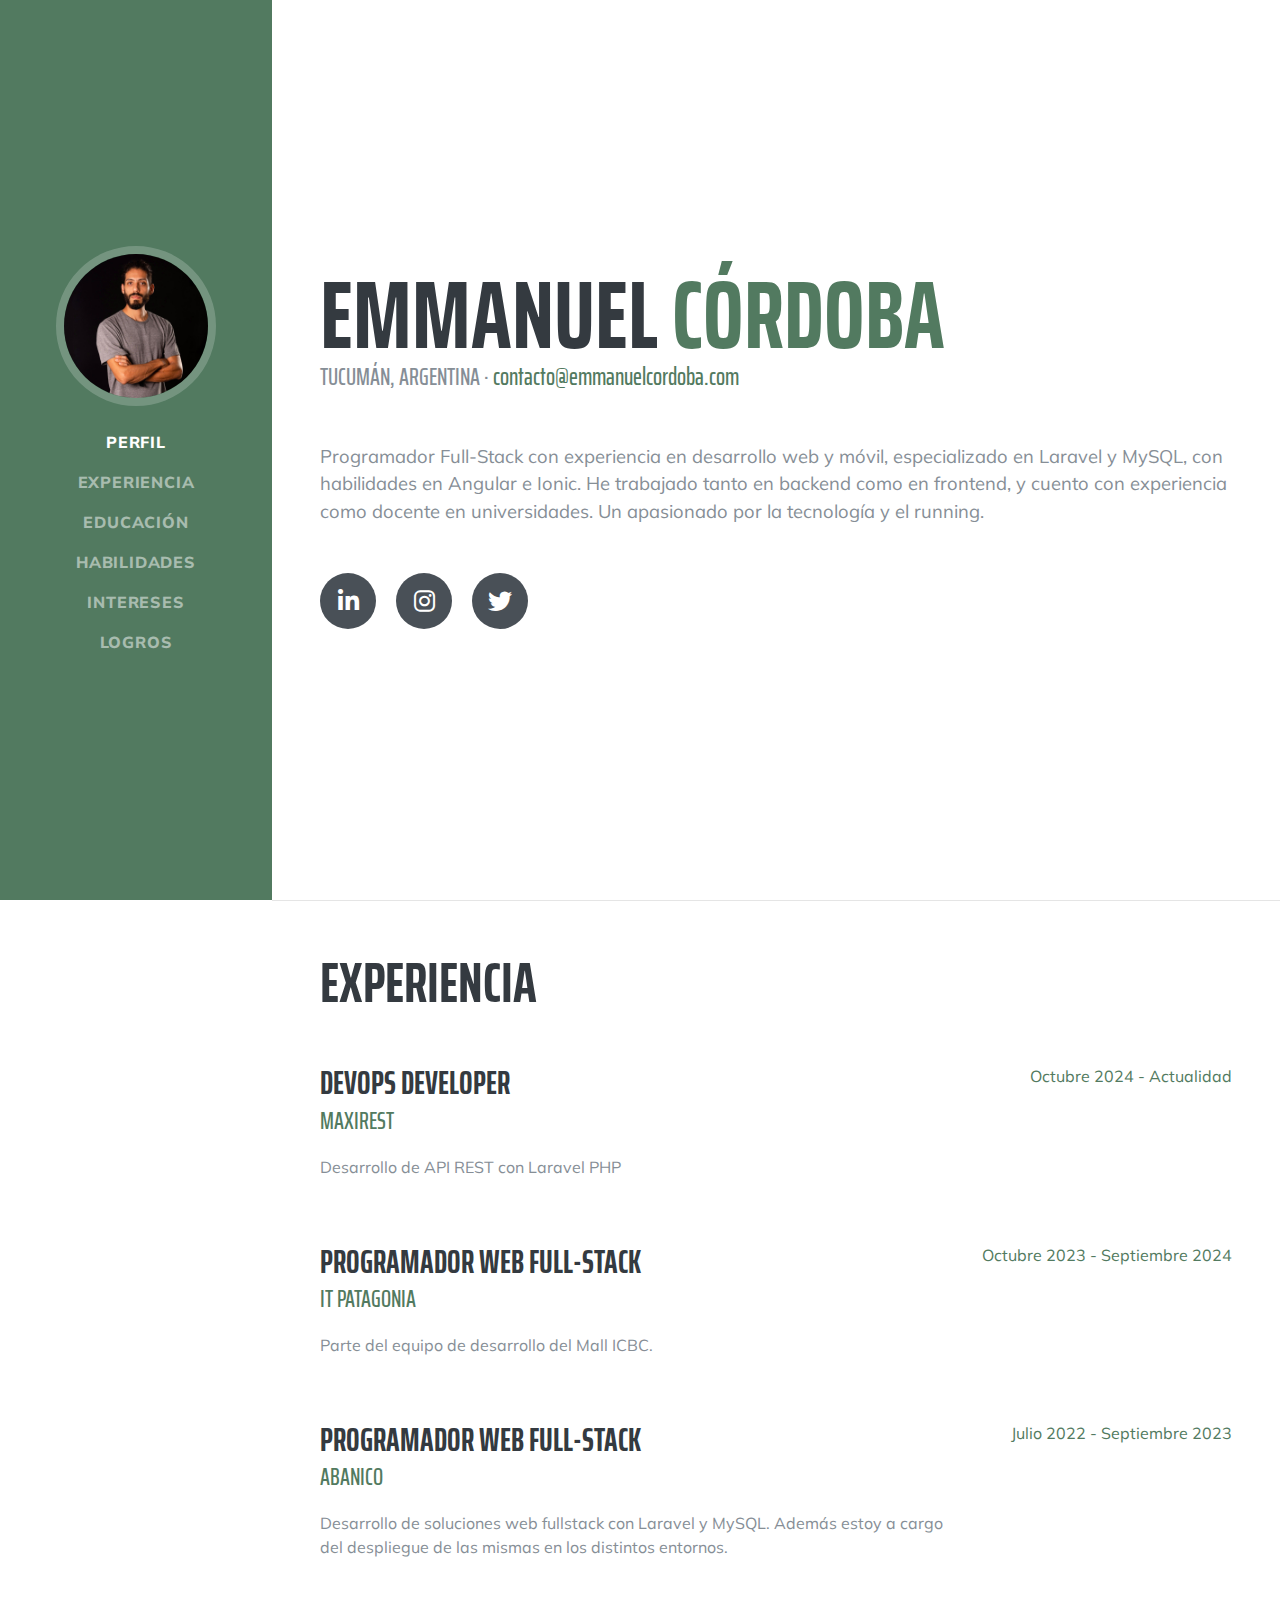
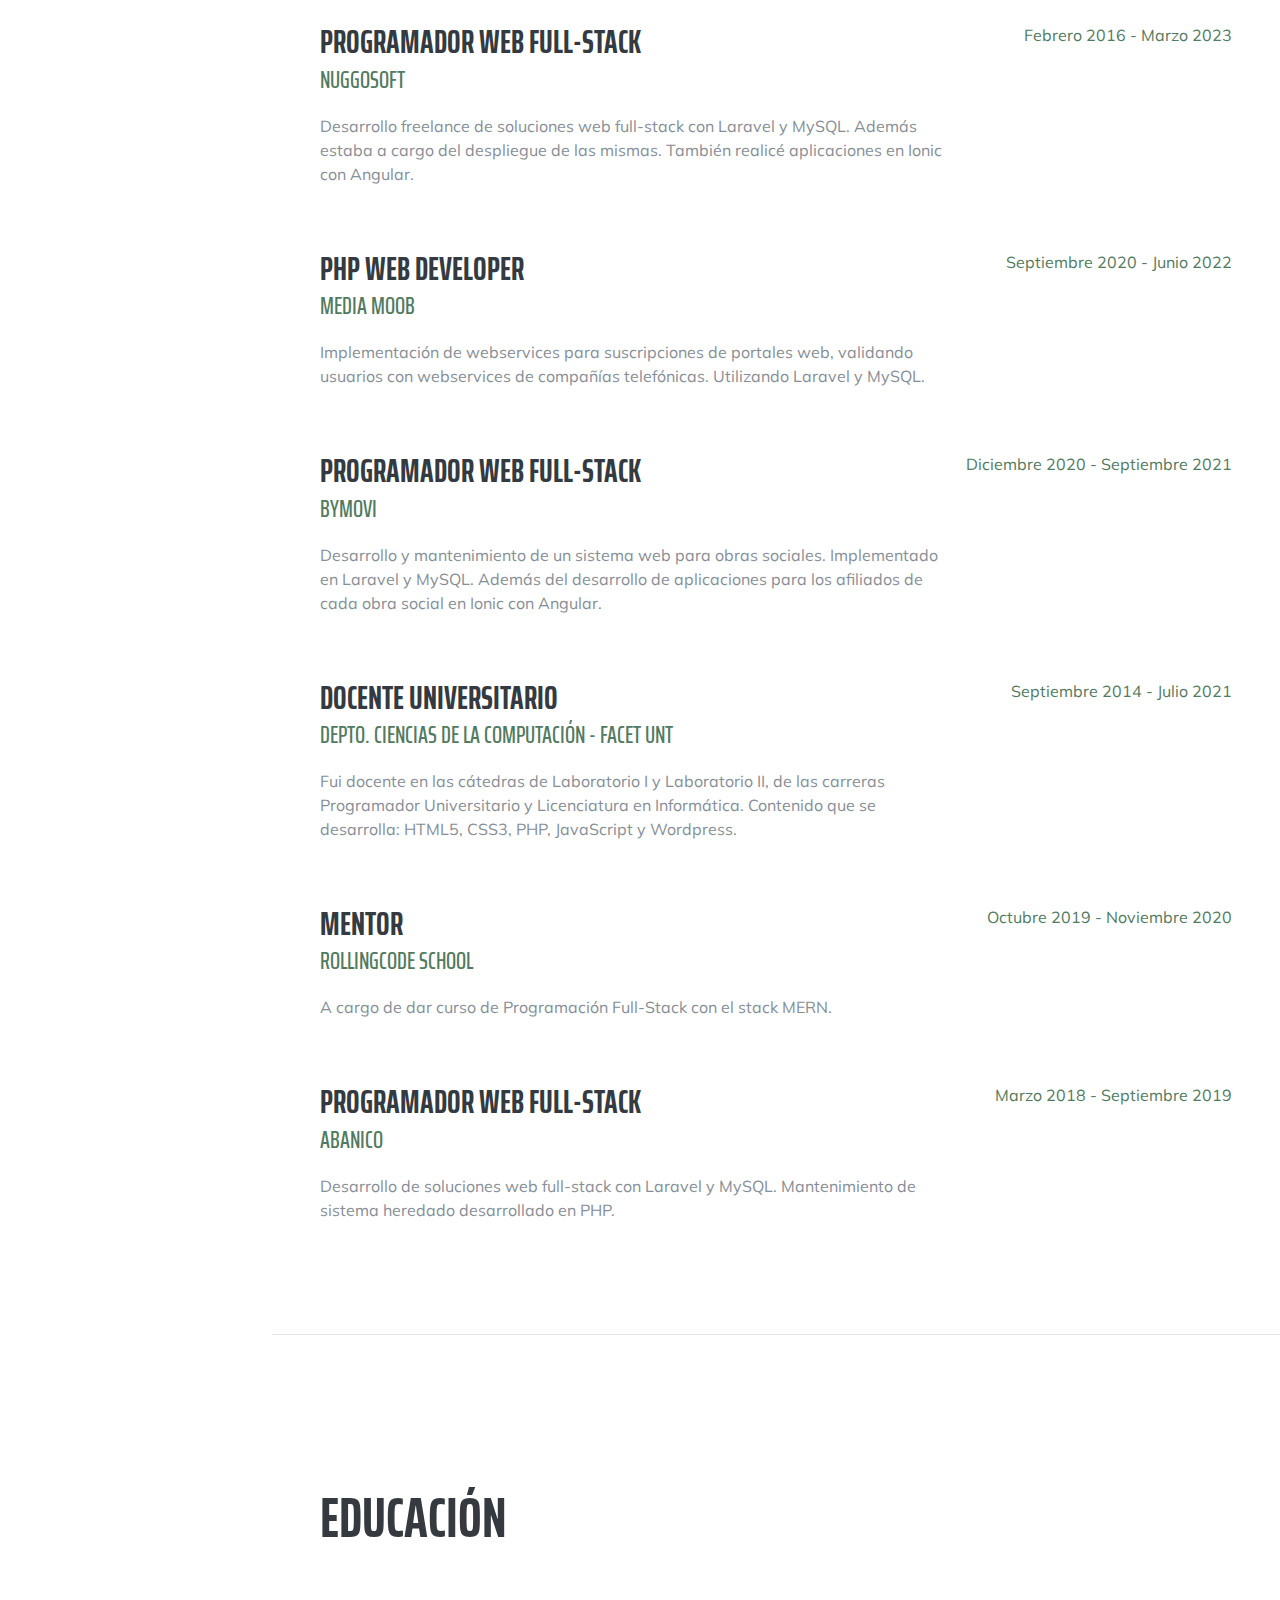
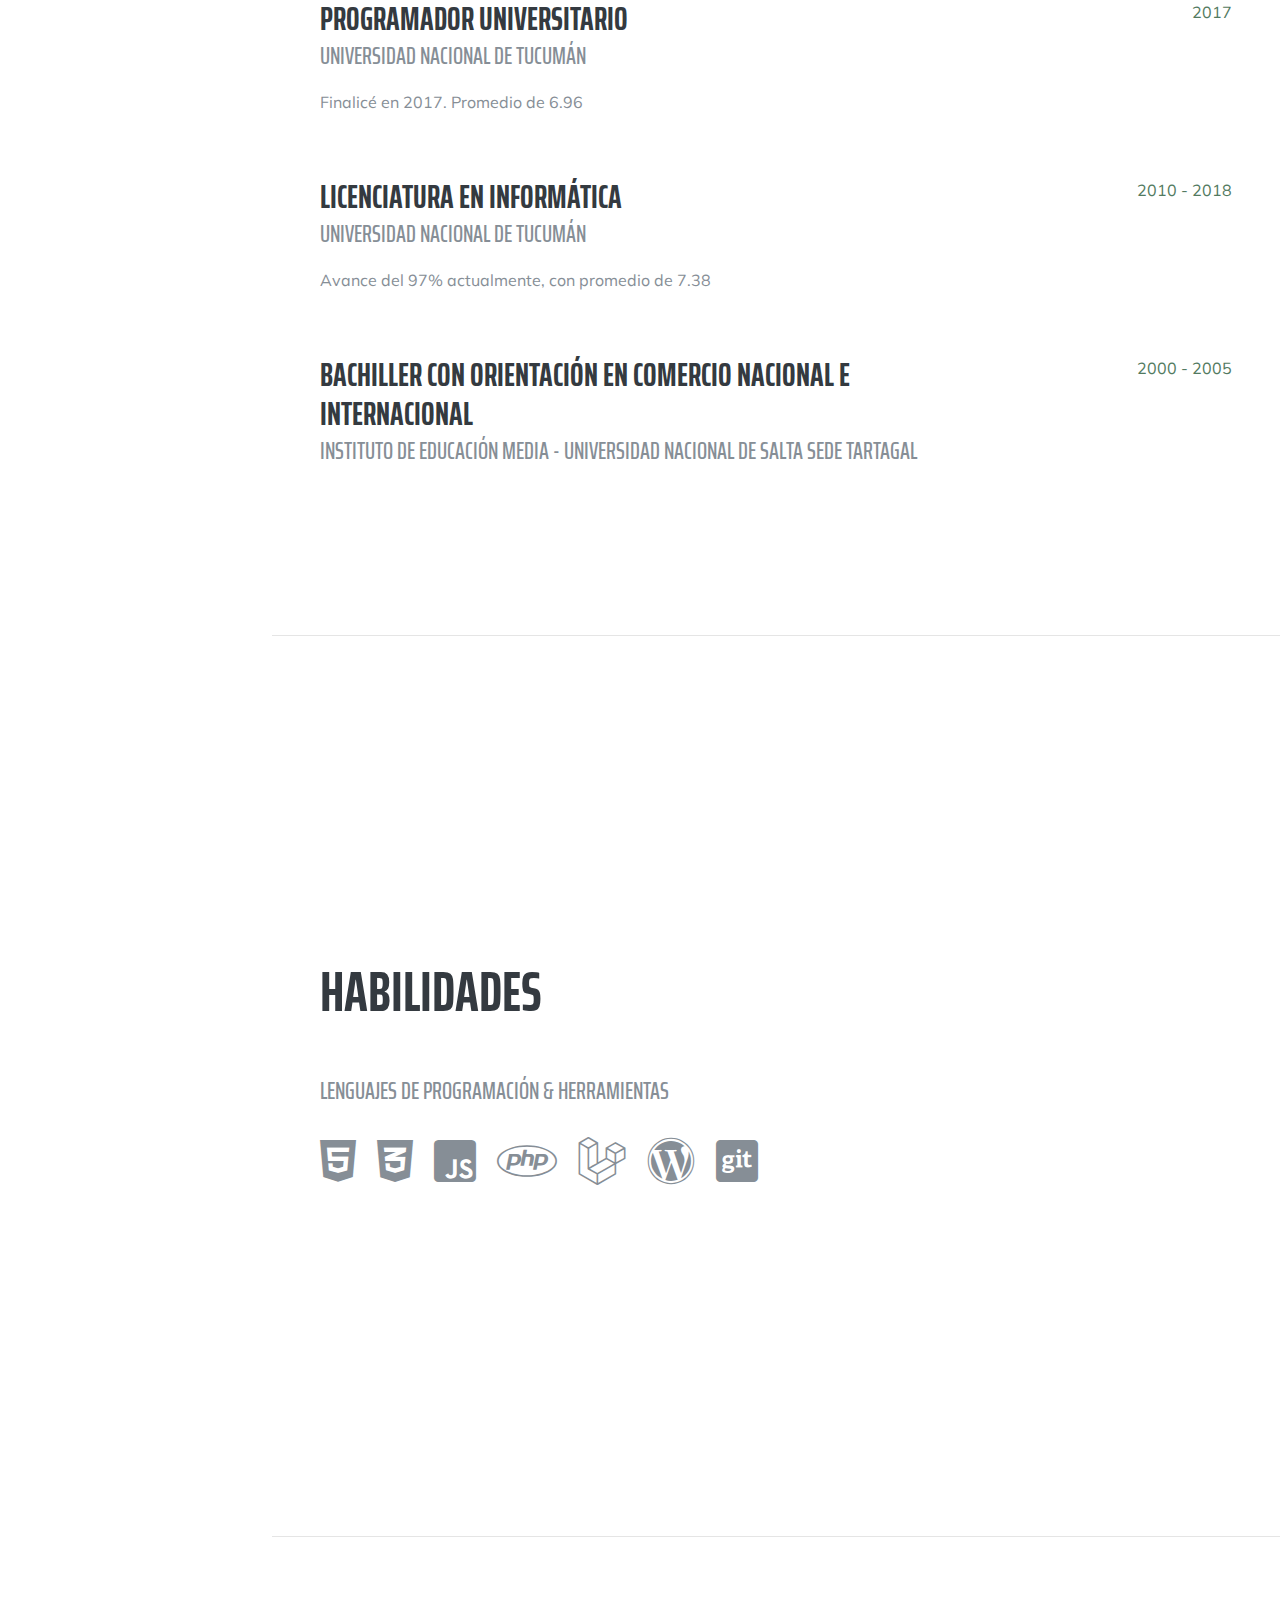
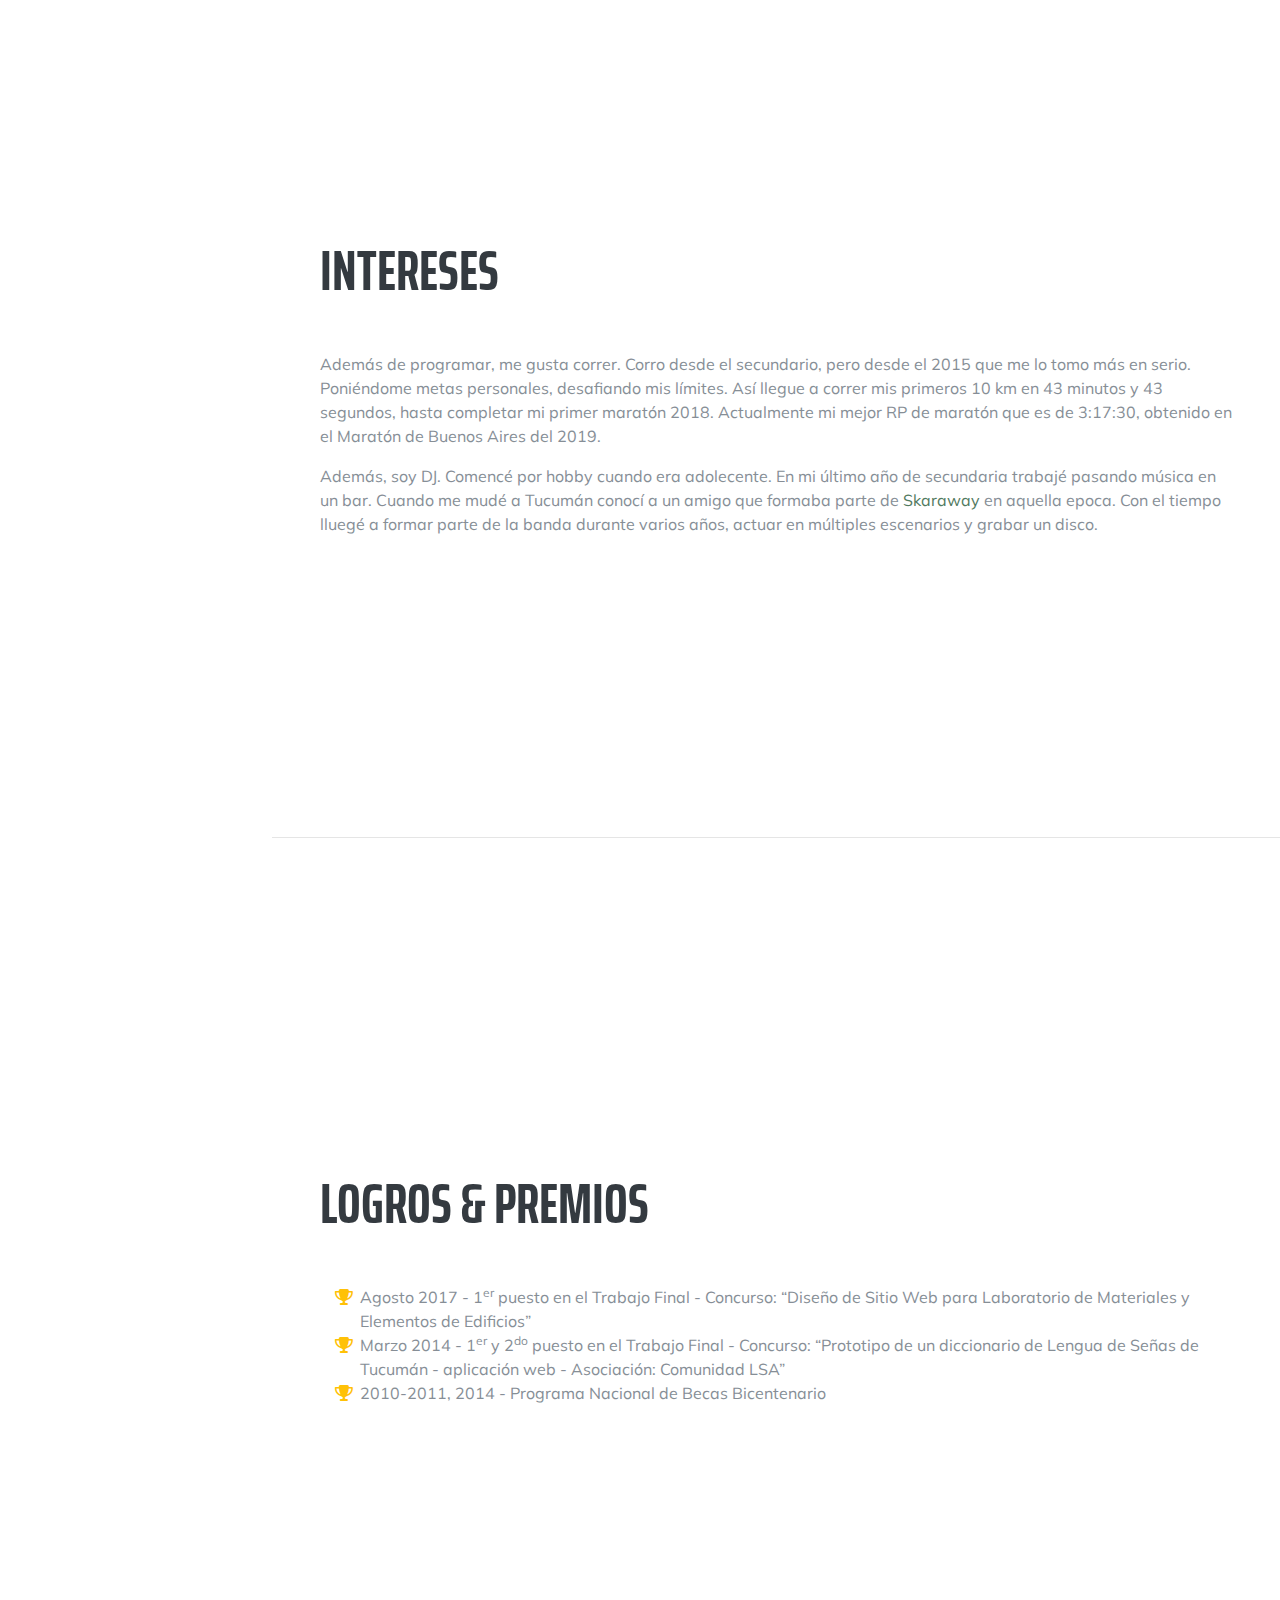
<file: index.html>
<!DOCTYPE html>
<html lang="es">

<head>

  <meta charset="utf-8">
  <meta name="viewport" content="width=device-width, initial-scale=1, shrink-to-fit=no">
  <meta name="description" content="">
  <meta name="author" content="">

  <title>Emmanuel Córdoba</title>

  <!-- Bootstrap core CSS -->
  <link href="vendor/bootstrap/css/bootstrap.min.css" rel="stylesheet">

  <!-- Custom fonts for this template -->
  <link href="https://fonts.googleapis.com/css?family=Saira+Extra+Condensed:500,700" rel="stylesheet">
  <link href="https://fonts.googleapis.com/css?family=Muli:400,400i,800,800i" rel="stylesheet">
  <link href="vendor/fontawesome-free/css/all.min.css" rel="stylesheet">

  <!-- Custom styles for this template -->
  <link href="css/resume.min.css" rel="stylesheet">
  
  <link href="css/style.css" rel="stylesheet">

  <link rel="shortcut icon" href="img/favicon.ico" type="image/x-icon">

</head>

<body id="page-top">

  <nav class="navbar navbar-expand-lg navbar-dark bg-primary fixed-top" id="sideNav">
    <a class="navbar-brand js-scroll-trigger" href="#page-top">
      <span class="d-block d-lg-none">Emmanuel Córdoba</span>
      <span class="d-none d-lg-block">
        <img class="img-fluid img-profile rounded-circle mx-auto mb-2" src="img/profile.jpg" alt="">
      </span>
    </a>
    <button class="navbar-toggler" type="button" data-toggle="collapse" data-target="#navbarSupportedContent" aria-controls="navbarSupportedContent" aria-expanded="false" aria-label="Toggle navigation">
      <span class="navbar-toggler-icon"></span>
    </button>
    <div class="collapse navbar-collapse" id="navbarSupportedContent">
      <ul class="navbar-nav">
        <li class="nav-item">
          <a class="nav-link js-scroll-trigger" href="#about">Perfil</a>
        </li>
        <li class="nav-item">
          <a class="nav-link js-scroll-trigger" href="#experience">Experiencia</a>
        </li>
        <li class="nav-item">
          <a class="nav-link js-scroll-trigger" href="#education">Educación</a>
        </li>
        <li class="nav-item">
          <a class="nav-link js-scroll-trigger" href="#skills">Habilidades</a>
        </li>
        <li class="nav-item">
          <a class="nav-link js-scroll-trigger" href="#interests">Intereses</a>
        </li>
        <li class="nav-item">
          <a class="nav-link js-scroll-trigger" href="#awards">Logros</a>
        </li>
      </ul>
    </div>
  </nav>

  <div class="container-fluid p-0">

    <section class="resume-section p-3 p-lg-5 d-flex align-items-center" id="about">
      <div class="w-100">
        <h1 class="mb-0">Emmanuel <span class="text-primary">Córdoba</span></h1>
        <div class="subheading mb-5">Tucumán, Argentina · 
          <a class="text-lowercase" href="mailto:contacto@emmanuelcordoba.com">contacto@emmanuelcordoba.com</a>
        </div>
        <p class="lead mb-5">
          Programador Full-Stack con experiencia en desarrollo web y móvil, especializado en Laravel y MySQL, con habilidades en Angular e Ionic. He trabajado tanto en backend como en frontend, y cuento con experiencia como docente en universidades. Un apasionado por la tecnología y el running.
        </p>
        <div class="social-icons">
          <a href="https://www.linkedin.com/in/emmacordoba" target="_blank">
            <i class="fab fa-linkedin-in"></i>
          </a>
          <a href="https://www.instagram.com/emmacordoba_dev" target="_blank">
            <i class="fab fa-instagram"></i>
          </a>
          <a href="https://twitter.com/emmacordoba_dev" target="_blank">
            <i class="fab fa-twitter"></i>
          </a>
        </div>
      </div>
    </section>

    <hr class="m-0">

    <section class="resume-section p-3 p-lg-5 d-flex justify-content-center" id="experience">
      <div class="w-100">
        <h2 class="mb-5">Experiencia</h2>

        <div class="resume-item d-flex flex-column flex-md-row justify-content-between mb-5">
          <div class="resume-content">
            <h3 class="mb-0">DevOps Developer</h3>
            <div class="subheading mb-3"><a href="https://maxirest.com.ar/" target="_blank">Maxirest</a></div>
            <p>Desarrollo de API REST con Laravel PHP</p>
          </div>
          <div class="resume-date text-md-right">
            <span class="text-primary">Octubre 2024 - Actualidad</span>
          </div>
        </div>        

        <div class="resume-item d-flex flex-column flex-md-row justify-content-between mb-5">
          <div class="resume-content">
            <h3 class="mb-0">Programador Web Full-Stack</h3>
            <div class="subheading mb-3"><a href="https://itpatagonia.com/" target="_blank">IT Patagonia</a></div>
            <p>Parte del equipo de desarrollo del Mall ICBC.</p>
          </div>
          <div class="resume-date text-md-right">
            <span class="text-primary">Octubre 2023 - Septiembre 2024</span>
          </div>
        </div>

        <div class="resume-item d-flex flex-column flex-md-row justify-content-between mb-5">
          <div class="resume-content">
            <h3 class="mb-0">Programador Web Full-Stack</h3>
            <div class="subheading mb-3"><a href="https://abanicosa.com/" target="_blank">Abanico</a></div>
            <p>Desarrollo de soluciones web fullstack con Laravel y MySQL. Además estoy a cargo del despliegue de las mismas en los distintos entornos.</p>
          </div>
          <div class="resume-date text-md-right">
            <span class="text-primary">Julio 2022 - Septiembre 2023</span>
          </div>
        </div>

        <div class="resume-item d-flex flex-column flex-md-row justify-content-between mb-5">
          <div class="resume-content">
            <h3 class="mb-0">Programador Web Full-Stack</h3>
            <div class="subheading mb-3"><a href="https://www.nuggosoft.com/" target="_blank">NuggoSoft</a></div>
            <p>Desarrollo freelance de soluciones web full-stack con Laravel y MySQL. Además estaba a cargo del despliegue de las mismas. También realicé aplicaciones en Ionic con Angular.</p>
          </div>
          <div class="resume-date text-md-right">
            <span class="text-primary">Febrero 2016 - Marzo 2023</span>
          </div>
        </div>

        <div class="resume-item d-flex flex-column flex-md-row justify-content-between mb-5">
          <div class="resume-content">
            <h3 class="mb-0">PHP Web Developer</h3>
            <div class="subheading mb-3"><a href="https://moob.club/" target="_blank">Media Moob</a></div>
            <p>Implementación de webservices para suscripciones de portales web, validando usuarios con webservices de compañías telefónicas. Utilizando Laravel y MySQL.</p>
          </div>
          <div class="resume-date text-md-right">
            <span class="text-primary">Septiembre 2020 - Junio 2022</span>
          </div>
        </div>        

        <div class="resume-item d-flex flex-column flex-md-row justify-content-between mb-5">
          <div class="resume-content">
            <h3 class="mb-0">Programador Web Full-Stack</h3>
            <div class="subheading mb-3"><a href="https://bymovi.com/" target="_blank">bymovi</a></div>
            <p>Desarrollo y mantenimiento de un sistema web para obras sociales. Implementado en Laravel y MySQL. Además del desarrollo de aplicaciones para los afiliados de cada obra social en Ionic con Angular.</p>
          </div>
          <div class="resume-date text-md-right">
            <span class="text-primary">Diciembre 2020 - Septiembre 2021</span>
          </div>
        </div>        

        <div class="resume-item d-flex flex-column flex-md-row justify-content-between mb-5">
          <div class="resume-content">
            <h3 class="mb-0">Docente Universitario</h3>
            <div class="subheading mb-3"><a href="https://www.facet.unt.edu.ar/dpto-cs-comp/" target="_blank">Depto. Ciencias de la Computación - FACET UNT</a></div>
            <p>Fui docente en las cátedras de Laboratorio I y Laboratorio II, de las carreras Programador Universitario y Licenciatura en Informática. Contenido que se desarrolla: HTML5, CSS3, PHP, JavaScript y Wordpress.</p>
          </div>
          <div class="resume-date text-md-right">
            <span class="text-primary">Septiembre 2014 - Julio 2021</span>
          </div>
        </div>

        <div class="resume-item d-flex flex-column flex-md-row justify-content-between mb-5">
          <div class="resume-content">
            <h3 class="mb-0">Mentor</h3>
            <div class="subheading mb-3"><a href="https://web.rollingcodeschool.com/" target="_blank">RollingCode School</a></div>
            <p>A cargo de dar curso de Programación Full-Stack con el stack MERN.</p>
          </div>
          <div class="resume-date text-md-right">
            <span class="text-primary">Octubre 2019 - Noviembre 2020</span>
          </div>
        </div>

        <div class="resume-item d-flex flex-column flex-md-row justify-content-between mb-5">
          <div class="resume-content">
            <h3 class="mb-0">Programador Web full-stack</h3>
            <div class="subheading mb-3"><a href="http://abanicosa.com/" target="_blank">Abanico</a></div>
            <p>Desarrollo de soluciones web full-stack con Laravel y MySQL. Mantenimiento de sistema heredado desarrollado en PHP.</p>
          </div>
          <div class="resume-date text-md-right">
            <span class="text-primary">Marzo 2018 - Septiembre 2019</span>
          </div>
        </div>

      </div>
    </section>

    <hr class="m-0">

    <section class="resume-section p-3 p-lg-5 d-flex align-items-center" id="education">
      <div class="w-100">
        <h2 class="mb-5">Educación</h2>

        <div class="resume-item d-flex flex-column flex-md-row justify-content-between mb-5">
          <div class="resume-content">
            <h3 class="mb-0">Programador Universitario</h3>
            <div class="subheading mb-3">Universidad Nacional de Tucumán</div>
            <p>Finalicé en 2017. Promedio de 6.96</p>
          </div>
          <div class="resume-date text-md-right">
            <span class="text-primary">2017</span>
          </div>
        </div>

        <div class="resume-item d-flex flex-column flex-md-row justify-content-between mb-5">
          <div class="resume-content">
            <h3 class="mb-0">Licenciatura en Informática</h3>
            <div class="subheading mb-3">Universidad Nacional de Tucumán</div>
            <p>Avance del 97% actualmente, con promedio de 7.38</p>
          </div>
          <div class="resume-date text-md-right">
            <span class="text-primary">2010 - 2018</span>
          </div>
        </div>

        <div class="resume-item d-flex flex-column flex-md-row justify-content-between">
          <div class="resume-content">
            <h3 class="mb-0">Bachiller con Orientación en Comercio Nacional e Internacional</h3>
            <div class="subheading mb-3">Instituto de Educación Media - Universidad Nacional de Salta Sede Tartagal</div>
          </div>
          <div class="resume-date text-md-right">
            <span class="text-primary">2000 - 2005</span>
          </div>
        </div>

      </div>
    </section>

    <hr class="m-0">

    <section class="resume-section p-3 p-lg-5 d-flex align-items-center" id="skills">
      <div class="w-100">
        <h2 class="mb-5">Habilidades</h2>

        <div class="subheading mb-3">Lenguajes de Programación &amp; Herramientas</div>
        <ul class="list-inline dev-icons">
          <li class="list-inline-item">
            <i class="fab fa-html5"></i>
          </li>
          <li class="list-inline-item">
            <i class="fab fa-css3-alt"></i>
          </li>
          <li class="list-inline-item">
            <i class="fab fa-js-square"></i>
          </li>
          <li class="list-inline-item">
            <i class="fab fa-php"></i>
          </li>
          <li class="list-inline-item">
            <i class="fab fa-laravel"></i>
          </li>
          <li class="list-inline-item">
            <i class="fab fa-wordpress"></i>
          </li>
          <li class="list-inline-item">
            <i class="fab fa-git-square"></i>
          </li>
        </ul>
      </div>
    </section>

    <hr class="m-0">

    <section class="resume-section p-3 p-lg-5 d-flex align-items-center" id="interests">
      <div class="w-100">
        <h2 class="mb-5">Intereses</h2>
        <p>Además de programar, me gusta correr. Corro desde el secundario, pero desde el 2015 que me lo tomo más en serio. Poniéndome metas personales, desafiando mis límites. Así llegue a correr mis primeros 10 km en 43 minutos y 43 segundos, hasta completar mi primer maratón 2018. Actualmente mi mejor RP de maratón que es de 3:17:30, obtenido en el Maratón de Buenos Aires del 2019.</p>
        <p class="mb-0">Además, soy DJ. Comencé por hobby cuando era adolecente. En mi último año de secundaria trabajé pasando música en un bar. Cuando me mudé a Tucumán conocí a un amigo que formaba parte de <a href="http://www.skaraway.com" target="_blank" rel="noopener noreferrer">Skaraway</a> en aquella epoca. Con el tiempo lluegé a formar parte de la banda durante varios años, actuar en múltiples escenarios y grabar un disco.</p>
      </div>
    </section>

    <hr class="m-0">

    <section class="resume-section p-3 p-lg-5 d-flex align-items-center" id="awards">
      <div class="w-100">
        <h2 class="mb-5">Logros &amp; Premios</h2>
        <ul class="fa-ul mb-0">
          <li><i class="fa-li fa fa-trophy text-warning"></i>Agosto 2017 - 1<sup>er</sup> puesto en el Trabajo Final - Concurso: “Diseño de Sitio Web para Laboratorio de Materiales y Elementos de Edificios”</li>
          <li><i class="fa-li fa fa-trophy text-warning"></i>Marzo 2014 - 1<sup>er</sup> y 2<sup>do</sup> puesto en el Trabajo Final - Concurso: “Prototipo de un diccionario de Lengua de Señas de Tucumán - aplicación web - Asociación: Comunidad LSA”</li>
          <li><i class="fa-li fa fa-trophy text-warning"></i>2010-2011, 2014 - Programa Nacional de Becas Bicentenario</li>
        </ul>
      </div>
    </section>

  </div>

  <!-- Bootstrap core JavaScript -->
  <script src="vendor/jquery/jquery.min.js"></script>
  <script src="vendor/bootstrap/js/bootstrap.bundle.min.js"></script>

  <!-- Plugin JavaScript -->
  <script src="vendor/jquery-easing/jquery.easing.min.js"></script>

  <!-- Custom scripts for this template -->
  <script src="js/resume.min.js"></script>

</body>

</html>
</file>
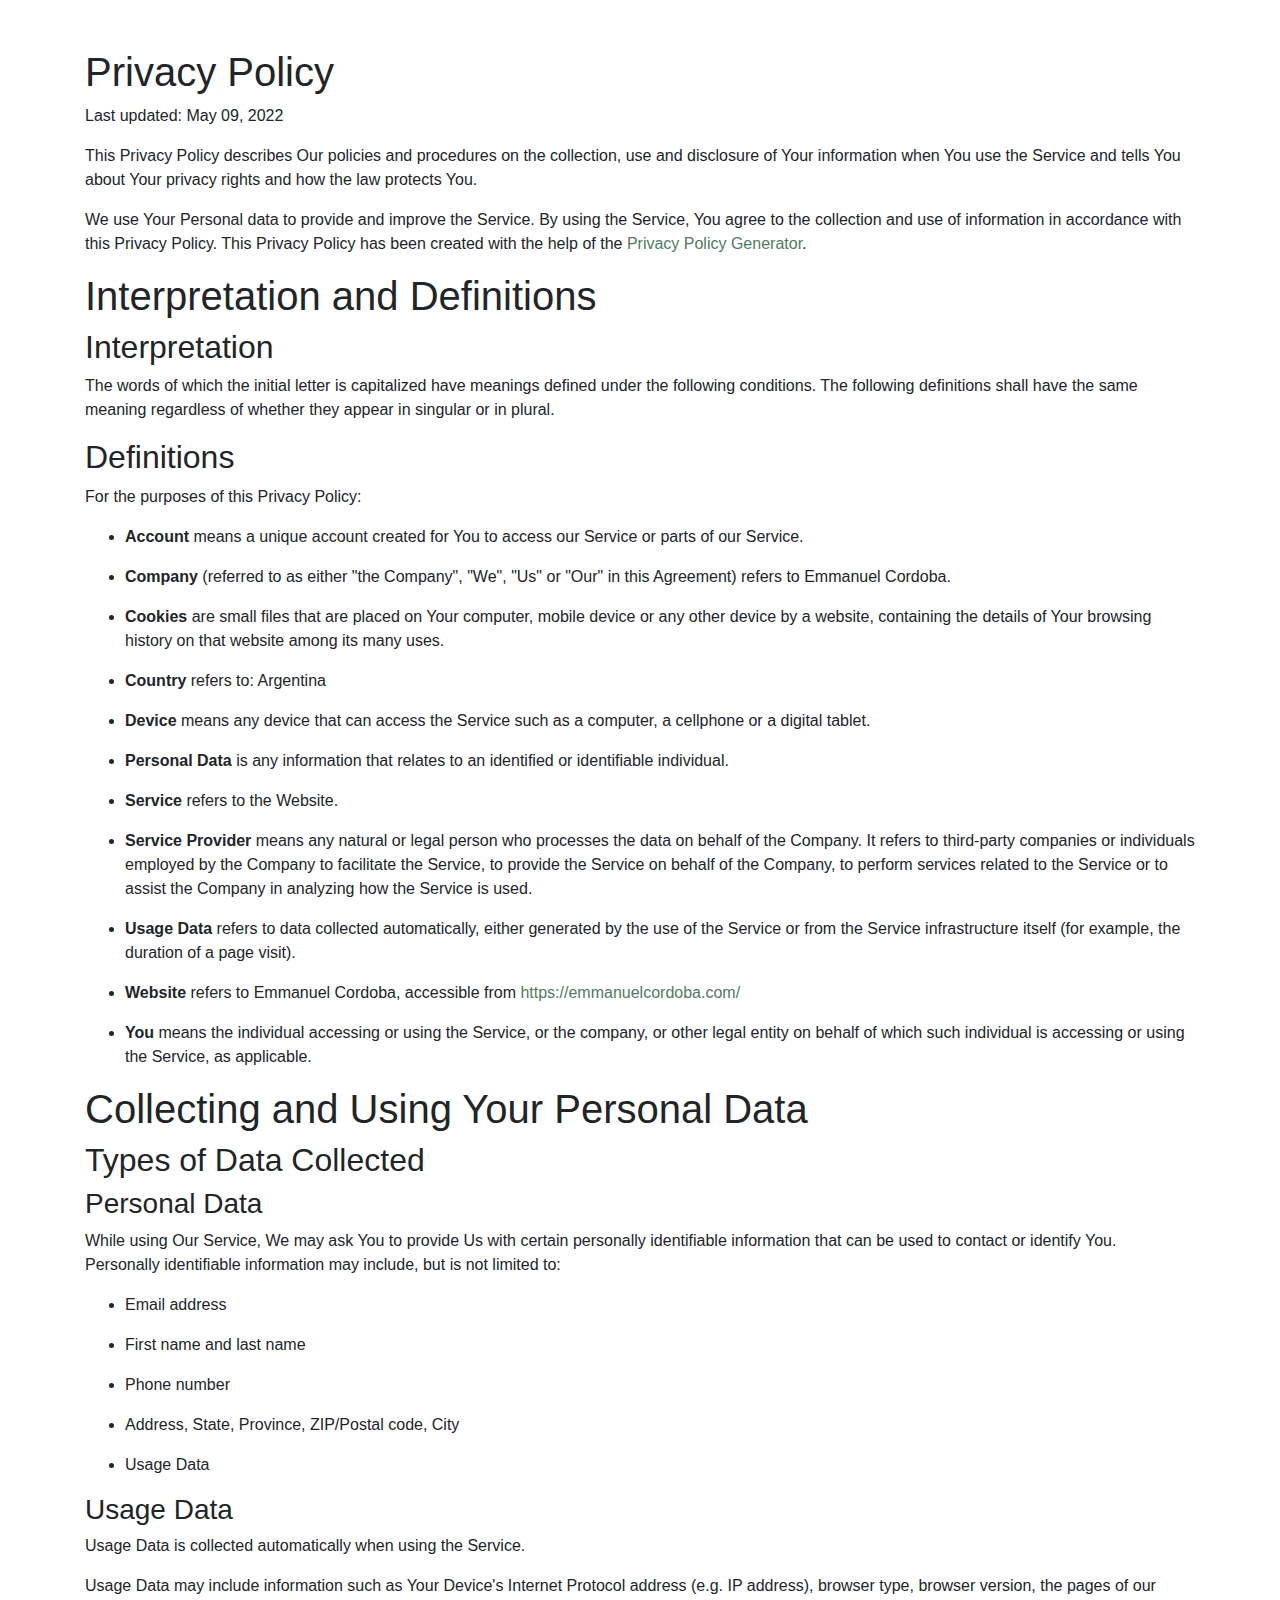
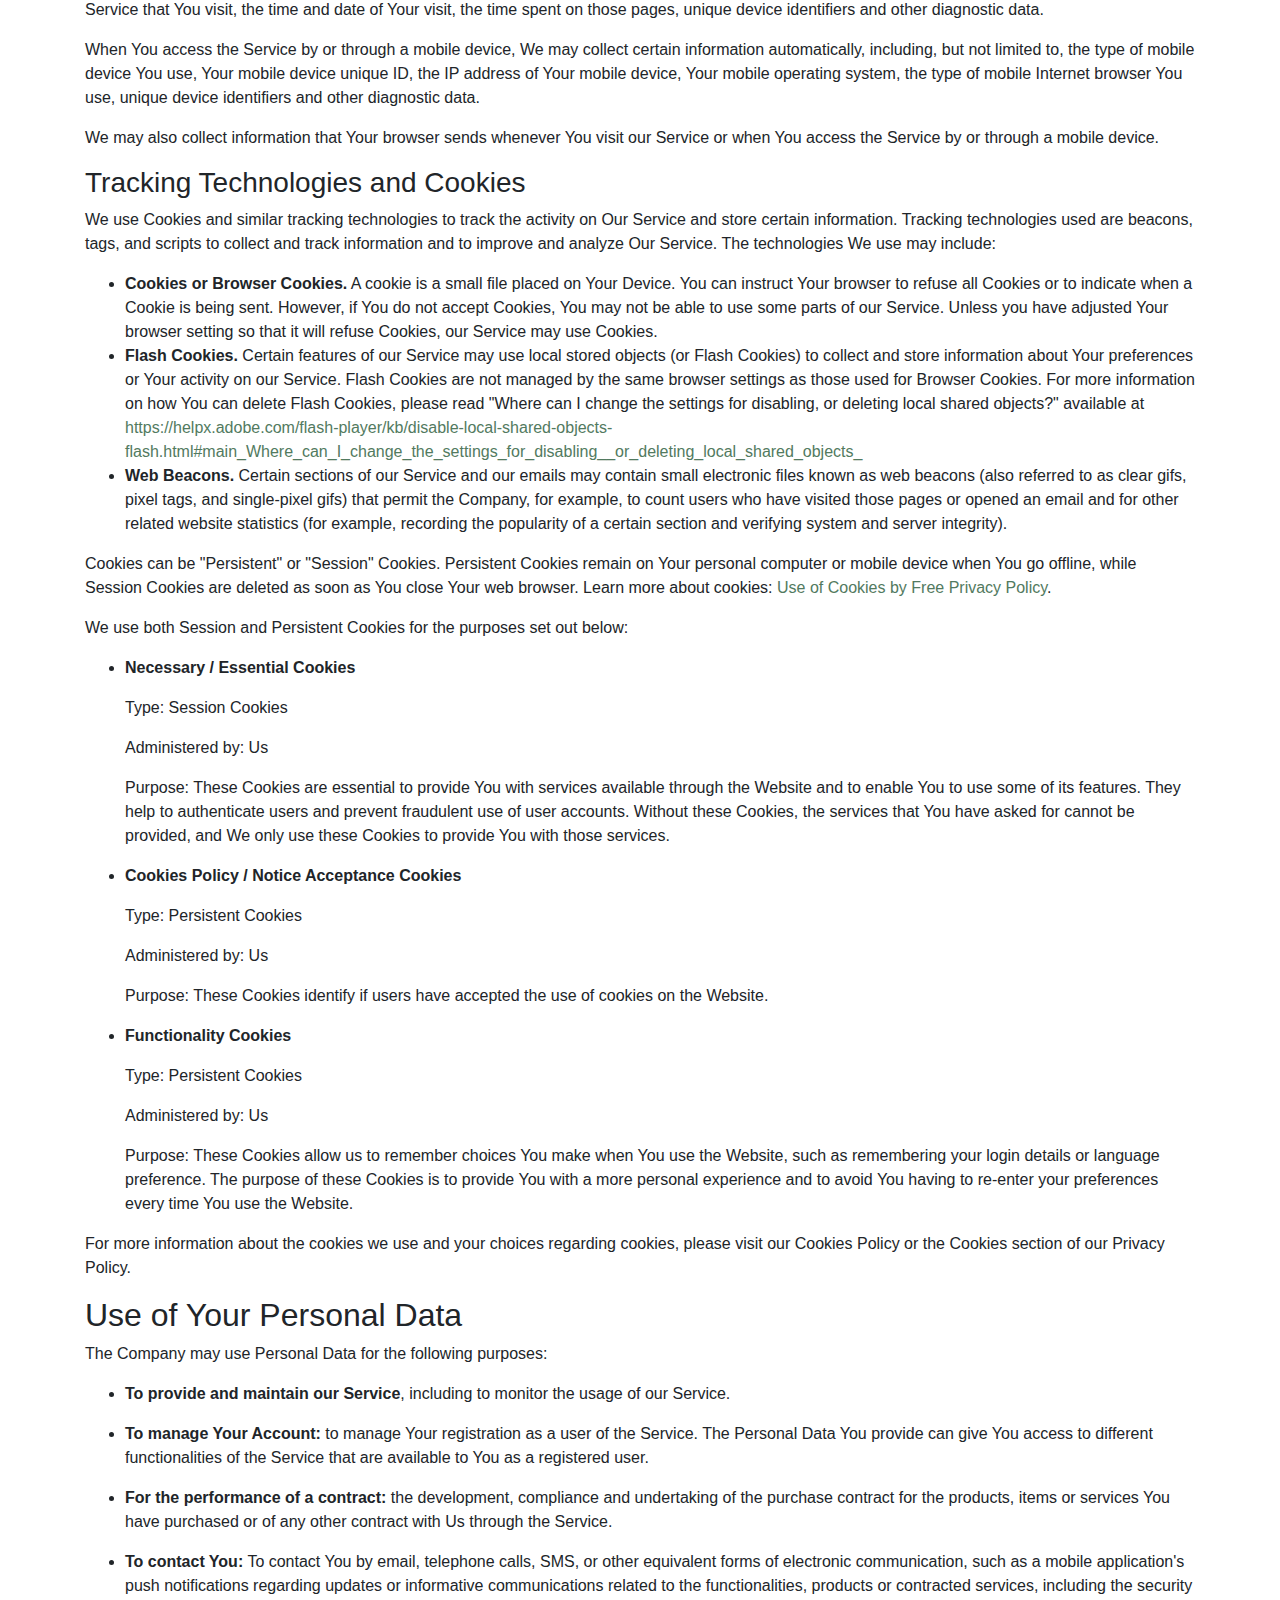
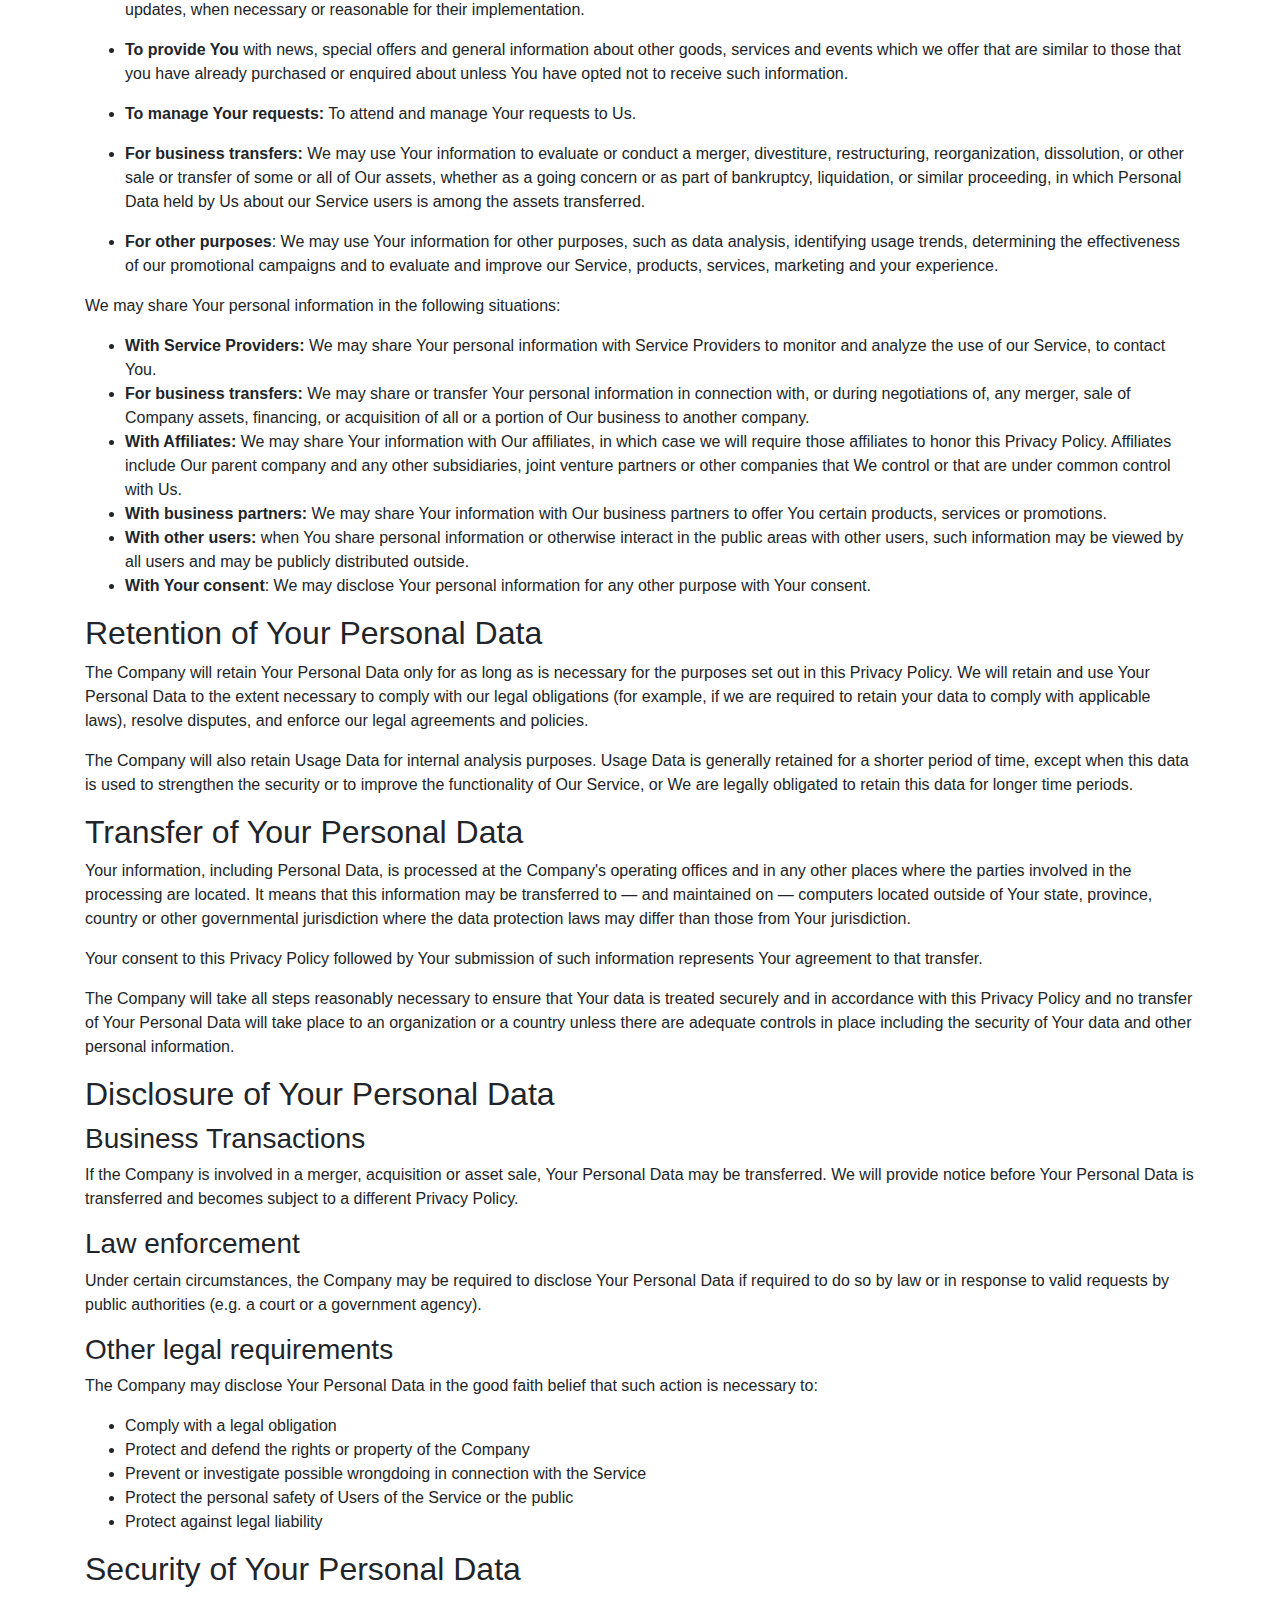
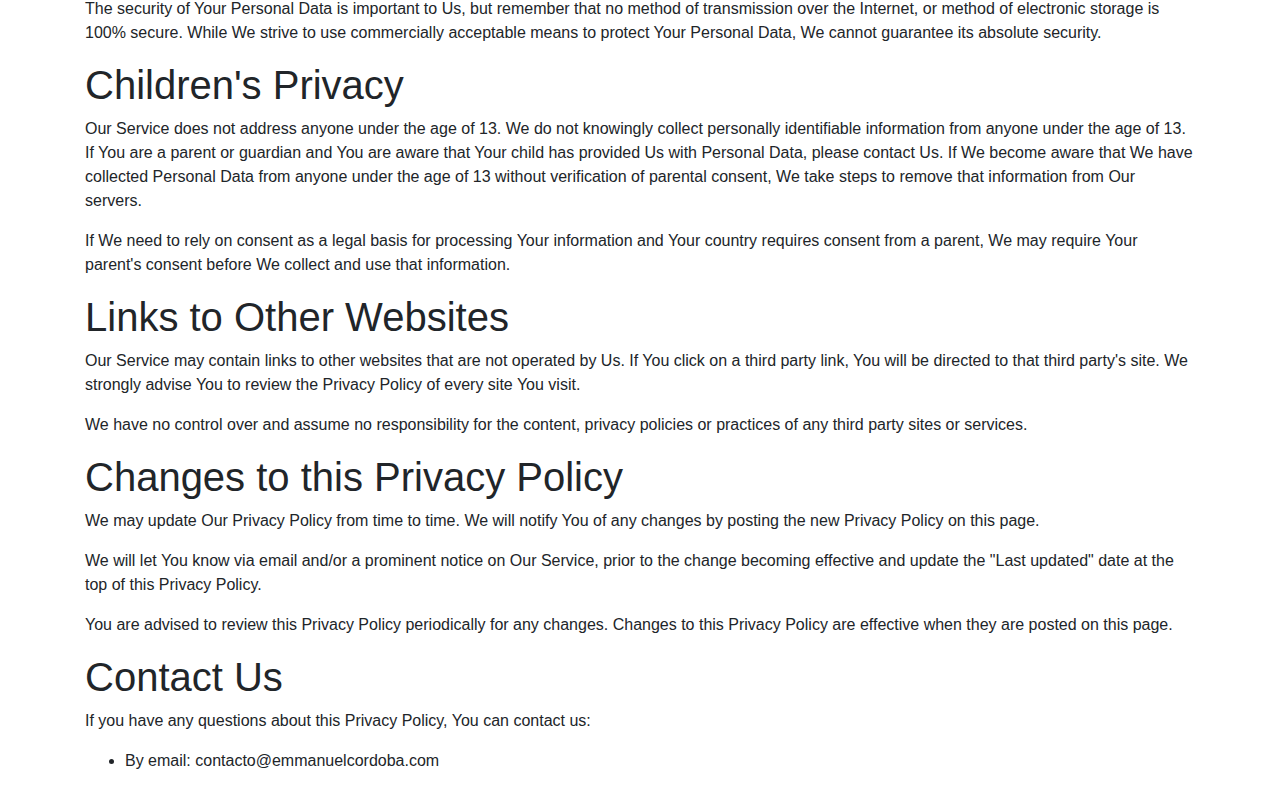
<file: privacypolicy/index.html>
<!DOCTYPE html>
<html lang="es">

<head>

  <meta charset="utf-8">
  <meta name="viewport" content="width=device-width, initial-scale=1, shrink-to-fit=no">
  <meta name="description" content="">
  <meta name="author" content="">

  <title>Emmanuel Córdoba</title>

  <!-- Bootstrap core CSS -->
  <link href="../vendor/bootstrap/css/bootstrap.min.css" rel="stylesheet">

  <!-- Custom fonts for this template -->
  <link href="https://fonts.googleapis.com/css?family=Saira+Extra+Condensed:500,700" rel="stylesheet">
  <link href="https://fonts.googleapis.com/css?family=Muli:400,400i,800,800i" rel="stylesheet">
  <link href="../vendor/fontawesome-free/css/all.min.css" rel="stylesheet">



  <link href="../css/style.css" rel="stylesheet">

  <link rel="shortcut icon" href="../img/favicon.ico" type="image/x-icon">

</head>

<body>

  <div class="container mt-5" lang="en">
    <div class="row">
      <div class="col">
        <h1>Privacy Policy</h1>
        <p>Last updated: May 09, 2022</p>
        <p>This Privacy Policy describes Our policies and procedures on the collection, use and disclosure of Your
          information when You use the Service and tells You about Your privacy rights and how the law protects You.</p>
        <p>We use Your Personal data to provide and improve the Service. By using the Service, You agree to the
          collection and use of information in accordance with this Privacy Policy. This Privacy Policy has been created
          with the help of the <a href="https://www.freeprivacypolicy.com/free-privacy-policy-generator/"
            target="_blank">Privacy Policy Generator</a>.</p>
        <h1>Interpretation and Definitions</h1>
        <h2>Interpretation</h2>
        <p>The words of which the initial letter is capitalized have meanings defined under the following conditions.
          The following definitions shall have the same meaning regardless of whether they appear in singular or in
          plural.</p>
        <h2>Definitions</h2>
        <p>For the purposes of this Privacy Policy:</p>
        <ul>
          <li>
            <p><strong>Account</strong> means a unique account created for You to access our Service or parts of our
              Service.</p>
          </li>
          <li>
            <p><strong>Company</strong> (referred to as either "the Company", "We", "Us" or "Our" in this Agreement)
              refers to Emmanuel Cordoba.</p>
          </li>
          <li>
            <p><strong>Cookies</strong> are small files that are placed on Your computer, mobile device or any other
              device by a website, containing the details of Your browsing history on that website among its many uses.
            </p>
          </li>
          <li>
            <p><strong>Country</strong> refers to: Argentina</p>
          </li>
          <li>
            <p><strong>Device</strong> means any device that can access the Service such as a computer, a cellphone or a
              digital tablet.</p>
          </li>
          <li>
            <p><strong>Personal Data</strong> is any information that relates to an identified or identifiable
              individual.</p>
          </li>
          <li>
            <p><strong>Service</strong> refers to the Website.</p>
          </li>
          <li>
            <p><strong>Service Provider</strong> means any natural or legal person who processes the data on behalf of
              the Company. It refers to third-party companies or individuals employed by the Company to facilitate the
              Service, to provide the Service on behalf of the Company, to perform services related to the Service or to
              assist the Company in analyzing how the Service is used.</p>
          </li>
          <li>
            <p><strong>Usage Data</strong> refers to data collected automatically, either generated by the use of the
              Service or from the Service infrastructure itself (for example, the duration of a page visit).</p>
          </li>
          <li>
            <p><strong>Website</strong> refers to Emmanuel Cordoba, accessible from <a
                href="https://emmanuelcordoba.com/" rel="external nofollow noopener"
                target="_blank">https://emmanuelcordoba.com/</a></p>
          </li>
          <li>
            <p><strong>You</strong> means the individual accessing or using the Service, or the company, or other legal
              entity on behalf of which such individual is accessing or using the Service, as applicable.</p>
          </li>
        </ul>
        <h1>Collecting and Using Your Personal Data</h1>
        <h2>Types of Data Collected</h2>
        <h3>Personal Data</h3>
        <p>While using Our Service, We may ask You to provide Us with certain personally identifiable information that
          can be used to contact or identify You. Personally identifiable information may include, but is not limited
          to:</p>
        <ul>
          <li>
            <p>Email address</p>
          </li>
          <li>
            <p>First name and last name</p>
          </li>
          <li>
            <p>Phone number</p>
          </li>
          <li>
            <p>Address, State, Province, ZIP/Postal code, City</p>
          </li>
          <li>
            <p>Usage Data</p>
          </li>
        </ul>
        <h3>Usage Data</h3>
        <p>Usage Data is collected automatically when using the Service.</p>
        <p>Usage Data may include information such as Your Device's Internet Protocol address (e.g. IP address), browser
          type, browser version, the pages of our Service that You visit, the time and date of Your visit, the time
          spent on those pages, unique device identifiers and other diagnostic data.</p>
        <p>When You access the Service by or through a mobile device, We may collect certain information automatically,
          including, but not limited to, the type of mobile device You use, Your mobile device unique ID, the IP address
          of Your mobile device, Your mobile operating system, the type of mobile Internet browser You use, unique
          device identifiers and other diagnostic data.</p>
        <p>We may also collect information that Your browser sends whenever You visit our Service or when You access the
          Service by or through a mobile device.</p>
        <h3>Tracking Technologies and Cookies</h3>
        <p>We use Cookies and similar tracking technologies to track the activity on Our Service and store certain
          information. Tracking technologies used are beacons, tags, and scripts to collect and track information and to
          improve and analyze Our Service. The technologies We use may include:</p>
        <ul>
          <li><strong>Cookies or Browser Cookies.</strong> A cookie is a small file placed on Your Device. You can
            instruct Your browser to refuse all Cookies or to indicate when a Cookie is being sent. However, if You do
            not accept Cookies, You may not be able to use some parts of our Service. Unless you have adjusted Your
            browser setting so that it will refuse Cookies, our Service may use Cookies.</li>
          <li><strong>Flash Cookies.</strong> Certain features of our Service may use local stored objects (or Flash
            Cookies) to collect and store information about Your preferences or Your activity on our Service. Flash
            Cookies are not managed by the same browser settings as those used for Browser Cookies. For more information
            on how You can delete Flash Cookies, please read "Where can I change the settings for disabling, or deleting
            local shared objects?" available at <a
              href="https://helpx.adobe.com/flash-player/kb/disable-local-shared-objects-flash.html#main_Where_can_I_change_the_settings_for_disabling__or_deleting_local_shared_objects_"
              rel="external nofollow noopener"
              target="_blank">https://helpx.adobe.com/flash-player/kb/disable-local-shared-objects-flash.html#main_Where_can_I_change_the_settings_for_disabling__or_deleting_local_shared_objects_</a>
          </li>
          <li><strong>Web Beacons.</strong> Certain sections of our Service and our emails may contain small electronic
            files known as web beacons (also referred to as clear gifs, pixel tags, and single-pixel gifs) that permit
            the Company, for example, to count users who have visited those pages or opened an email and for other
            related website statistics (for example, recording the popularity of a certain section and verifying system
            and server integrity).</li>
        </ul>
        <p>Cookies can be "Persistent" or "Session" Cookies. Persistent Cookies remain on Your personal computer or
          mobile device when You go offline, while Session Cookies are deleted as soon as You close Your web browser.
          Learn more about cookies: <a
            href="https://www.freeprivacypolicy.com/blog/sample-privacy-policy-template/#Use_Of_Cookies_And_Tracking"
            target="_blank">Use of Cookies by Free Privacy Policy</a>.</p>
        <p>We use both Session and Persistent Cookies for the purposes set out below:</p>
        <ul>
          <li>
            <p><strong>Necessary / Essential Cookies</strong></p>
            <p>Type: Session Cookies</p>
            <p>Administered by: Us</p>
            <p>Purpose: These Cookies are essential to provide You with services available through the Website and to
              enable You to use some of its features. They help to authenticate users and prevent fraudulent use of user
              accounts. Without these Cookies, the services that You have asked for cannot be provided, and We only use
              these Cookies to provide You with those services.</p>
          </li>
          <li>
            <p><strong>Cookies Policy / Notice Acceptance Cookies</strong></p>
            <p>Type: Persistent Cookies</p>
            <p>Administered by: Us</p>
            <p>Purpose: These Cookies identify if users have accepted the use of cookies on the Website.</p>
          </li>
          <li>
            <p><strong>Functionality Cookies</strong></p>
            <p>Type: Persistent Cookies</p>
            <p>Administered by: Us</p>
            <p>Purpose: These Cookies allow us to remember choices You make when You use the Website, such as
              remembering your login details or language preference. The purpose of these Cookies is to provide You with
              a more personal experience and to avoid You having to re-enter your preferences every time You use the
              Website.</p>
          </li>
        </ul>
        <p>For more information about the cookies we use and your choices regarding cookies, please visit our Cookies
          Policy or the Cookies section of our Privacy Policy.</p>
        <h2>Use of Your Personal Data</h2>
        <p>The Company may use Personal Data for the following purposes:</p>
        <ul>
          <li>
            <p><strong>To provide and maintain our Service</strong>, including to monitor the usage of our Service.</p>
          </li>
          <li>
            <p><strong>To manage Your Account:</strong> to manage Your registration as a user of the Service. The
              Personal Data You provide can give You access to different functionalities of the Service that are
              available to You as a registered user.</p>
          </li>
          <li>
            <p><strong>For the performance of a contract:</strong> the development, compliance and undertaking of the
              purchase contract for the products, items or services You have purchased or of any other contract with Us
              through the Service.</p>
          </li>
          <li>
            <p><strong>To contact You:</strong> To contact You by email, telephone calls, SMS, or other equivalent forms
              of electronic communication, such as a mobile application's push notifications regarding updates or
              informative communications related to the functionalities, products or contracted services, including the
              security updates, when necessary or reasonable for their implementation.</p>
          </li>
          <li>
            <p><strong>To provide You</strong> with news, special offers and general information about other goods,
              services and events which we offer that are similar to those that you have already purchased or enquired
              about unless You have opted not to receive such information.</p>
          </li>
          <li>
            <p><strong>To manage Your requests:</strong> To attend and manage Your requests to Us.</p>
          </li>
          <li>
            <p><strong>For business transfers:</strong> We may use Your information to evaluate or conduct a merger,
              divestiture, restructuring, reorganization, dissolution, or other sale or transfer of some or all of Our
              assets, whether as a going concern or as part of bankruptcy, liquidation, or similar proceeding, in which
              Personal Data held by Us about our Service users is among the assets transferred.</p>
          </li>
          <li>
            <p><strong>For other purposes</strong>: We may use Your information for other purposes, such as data
              analysis, identifying usage trends, determining the effectiveness of our promotional campaigns and to
              evaluate and improve our Service, products, services, marketing and your experience.</p>
          </li>
        </ul>
        <p>We may share Your personal information in the following situations:</p>
        <ul>
          <li><strong>With Service Providers:</strong> We may share Your personal information with Service Providers to
            monitor and analyze the use of our Service, to contact You.</li>
          <li><strong>For business transfers:</strong> We may share or transfer Your personal information in connection
            with, or during negotiations of, any merger, sale of Company assets, financing, or acquisition of all or a
            portion of Our business to another company.</li>
          <li><strong>With Affiliates:</strong> We may share Your information with Our affiliates, in which case we will
            require those affiliates to honor this Privacy Policy. Affiliates include Our parent company and any other
            subsidiaries, joint venture partners or other companies that We control or that are under common control
            with Us.</li>
          <li><strong>With business partners:</strong> We may share Your information with Our business partners to offer
            You certain products, services or promotions.</li>
          <li><strong>With other users:</strong> when You share personal information or otherwise interact in the public
            areas with other users, such information may be viewed by all users and may be publicly distributed outside.
          </li>
          <li><strong>With Your consent</strong>: We may disclose Your personal information for any other purpose with
            Your consent.</li>
        </ul>
        <h2>Retention of Your Personal Data</h2>
        <p>The Company will retain Your Personal Data only for as long as is necessary for the purposes set out in this
          Privacy Policy. We will retain and use Your Personal Data to the extent necessary to comply with our legal
          obligations (for example, if we are required to retain your data to comply with applicable laws), resolve
          disputes, and enforce our legal agreements and policies.</p>
        <p>The Company will also retain Usage Data for internal analysis purposes. Usage Data is generally retained for
          a shorter period of time, except when this data is used to strengthen the security or to improve the
          functionality of Our Service, or We are legally obligated to retain this data for longer time periods.</p>
        <h2>Transfer of Your Personal Data</h2>
        <p>Your information, including Personal Data, is processed at the Company's operating offices and in any other
          places where the parties involved in the processing are located. It means that this information may be
          transferred to — and maintained on — computers located outside of Your state, province, country or other
          governmental jurisdiction where the data protection laws may differ than those from Your jurisdiction.</p>
        <p>Your consent to this Privacy Policy followed by Your submission of such information represents Your agreement
          to that transfer.</p>
        <p>The Company will take all steps reasonably necessary to ensure that Your data is treated securely and in
          accordance with this Privacy Policy and no transfer of Your Personal Data will take place to an organization
          or a country unless there are adequate controls in place including the security of Your data and other
          personal information.</p>
        <h2>Disclosure of Your Personal Data</h2>
        <h3>Business Transactions</h3>
        <p>If the Company is involved in a merger, acquisition or asset sale, Your Personal Data may be transferred. We
          will provide notice before Your Personal Data is transferred and becomes subject to a different Privacy
          Policy.</p>
        <h3>Law enforcement</h3>
        <p>Under certain circumstances, the Company may be required to disclose Your Personal Data if required to do so
          by law or in response to valid requests by public authorities (e.g. a court or a government agency).</p>
        <h3>Other legal requirements</h3>
        <p>The Company may disclose Your Personal Data in the good faith belief that such action is necessary to:</p>
        <ul>
          <li>Comply with a legal obligation</li>
          <li>Protect and defend the rights or property of the Company</li>
          <li>Prevent or investigate possible wrongdoing in connection with the Service</li>
          <li>Protect the personal safety of Users of the Service or the public</li>
          <li>Protect against legal liability</li>
        </ul>
        <h2>Security of Your Personal Data</h2>
        <p>The security of Your Personal Data is important to Us, but remember that no method of transmission over the
          Internet, or method of electronic storage is 100% secure. While We strive to use commercially acceptable means
          to protect Your Personal Data, We cannot guarantee its absolute security.</p>
        <h1>Children's Privacy</h1>
        <p>Our Service does not address anyone under the age of 13. We do not knowingly collect personally identifiable
          information from anyone under the age of 13. If You are a parent or guardian and You are aware that Your child
          has provided Us with Personal Data, please contact Us. If We become aware that We have collected Personal Data
          from anyone under the age of 13 without verification of parental consent, We take steps to remove that
          information from Our servers.</p>
        <p>If We need to rely on consent as a legal basis for processing Your information and Your country requires
          consent from a parent, We may require Your parent's consent before We collect and use that information.</p>
        <h1>Links to Other Websites</h1>
        <p>Our Service may contain links to other websites that are not operated by Us. If You click on a third party
          link, You will be directed to that third party's site. We strongly advise You to review the Privacy Policy of
          every site You visit.</p>
        <p>We have no control over and assume no responsibility for the content, privacy policies or practices of any
          third party sites or services.</p>
        <h1>Changes to this Privacy Policy</h1>
        <p>We may update Our Privacy Policy from time to time. We will notify You of any changes by posting the new
          Privacy Policy on this page.</p>
        <p>We will let You know via email and/or a prominent notice on Our Service, prior to the change becoming
          effective and update the "Last updated" date at the top of this Privacy Policy.</p>
        <p>You are advised to review this Privacy Policy periodically for any changes. Changes to this Privacy Policy
          are effective when they are posted on this page.</p>
        <h1>Contact Us</h1>
        <p>If you have any questions about this Privacy Policy, You can contact us:</p>
        <ul>
          <li>By email: contacto@emmanuelcordoba.com</li>
        </ul>
      </div>
    </div>
  </div>

  <!-- Bootstrap core JavaScript -->
  <script src="../vendor/jquery/jquery.min.js"></script>
  <script src="../vendor/bootstrap/js/bootstrap.bundle.min.js"></script>

  <!-- Plugin JavaScript -->
  <script src="../vendor/jquery-easing/jquery.easing.min.js"></script>

</body>

</html>
</file>
<file: css/style.css>
:root{
    --main-color: #527A60;
    --main-color-dark: #252625;
    --second-color: #6FA682;
}

.text-lowercase{
    text-transform: lowercase;
}

.social-icons a:hover {
    background-color: var(--main-color);
}

.dev-icons .list-inline-item i:hover {
    color: var(--main-color);
}

.bg-primary {
    background-color: var(--main-color) !important;
  }
  
.text-primary {
    color: var(--main-color) !important;
}
  
a {
    color: var(--main-color);
}

a:hover, a:focus, a:active {
    color: var(--main-color-dark);
}
</file>
<file: css/resume.min.css>
/*!
 * Start Bootstrap - Resume v5.0.5 (https://startbootstrap.com/template-overviews/resume)
 * Copyright 2013-2019 Start Bootstrap
 * Licensed under MIT (https://github.com/BlackrockDigital/startbootstrap-resume/blob/master/LICENSE)
 */body{font-family:Muli,-apple-system,BlinkMacSystemFont,'Segoe UI',Roboto,'Helvetica Neue',Arial,sans-serif,'Apple Color Emoji','Segoe UI Emoji','Segoe UI Symbol','Noto Color Emoji';padding-top:54px;color:#868e96}@media (min-width:992px){body{padding-top:0;padding-left:17rem}}h1,h2,h3,h4,h5,h6{font-family:'Saira Extra Condensed',-apple-system,BlinkMacSystemFont,'Segoe UI',Roboto,'Helvetica Neue',Arial,sans-serif,'Apple Color Emoji','Segoe UI Emoji','Segoe UI Symbol','Noto Color Emoji';font-weight:700;text-transform:uppercase;color:#343a40}h1{font-size:6rem;line-height:5.5rem}h2{font-size:3.5rem}h3{font-size:2rem}p.lead{font-size:1.15rem;font-weight:400}.subheading{text-transform:uppercase;font-weight:500;font-family:'Saira Extra Condensed',-apple-system,BlinkMacSystemFont,'Segoe UI',Roboto,'Helvetica Neue',Arial,sans-serif,'Apple Color Emoji','Segoe UI Emoji','Segoe UI Symbol','Noto Color Emoji';font-size:1.5rem}.social-icons a{display:inline-block;height:3.5rem;width:3.5rem;background-color:#495057;color:#fff!important;border-radius:100%;text-align:center;font-size:1.5rem;line-height:3.5rem;margin-right:1rem}.social-icons a:last-child{margin-right:0}.social-icons a:hover{background-color:#bd5d38}.dev-icons{font-size:3rem}.dev-icons .list-inline-item i:hover{color:#bd5d38}#sideNav .navbar-nav .nav-item .nav-link{font-weight:800;letter-spacing:.05rem;text-transform:uppercase}#sideNav .navbar-toggler:focus{outline-color:#d48a6e}@media (min-width:992px){#sideNav{text-align:center;position:fixed;top:0;left:0;display:-webkit-box;display:-ms-flexbox;display:flex;-webkit-box-orient:vertical;-webkit-box-direction:normal;-ms-flex-direction:column;flex-direction:column;width:17rem;height:100vh}#sideNav .navbar-brand{display:-webkit-box;display:-ms-flexbox;display:flex;margin:auto auto 0;padding:.5rem}#sideNav .navbar-brand .img-profile{max-width:10rem;max-height:10rem;border:.5rem solid rgba(255,255,255,.2)}#sideNav .navbar-collapse{display:-webkit-box;display:-ms-flexbox;display:flex;-webkit-box-align:start;-ms-flex-align:start;align-items:flex-start;-webkit-box-flex:0;-ms-flex-positive:0;flex-grow:0;width:100%;margin-bottom:auto}#sideNav .navbar-collapse .navbar-nav{-webkit-box-orient:vertical;-webkit-box-direction:normal;-ms-flex-direction:column;flex-direction:column;width:100%}#sideNav .navbar-collapse .navbar-nav .nav-item{display:block}#sideNav .navbar-collapse .navbar-nav .nav-item .nav-link{display:block}}section.resume-section{padding-top:5rem!important;padding-bottom:5rem!important;max-width:75rem}section.resume-section .resume-item .resume-date{min-width:none}@media (min-width:768px){section.resume-section{min-height:100vh}section.resume-section .resume-item .resume-date{min-width:18rem}}@media (min-width:992px){section.resume-section{padding-top:3rem!important;padding-bottom:3rem!important}}.bg-primary{background-color:#bd5d38!important}.text-primary{color:#bd5d38!important}a{color:#bd5d38}a:active,a:focus,a:hover{color:#824027}
</file>
